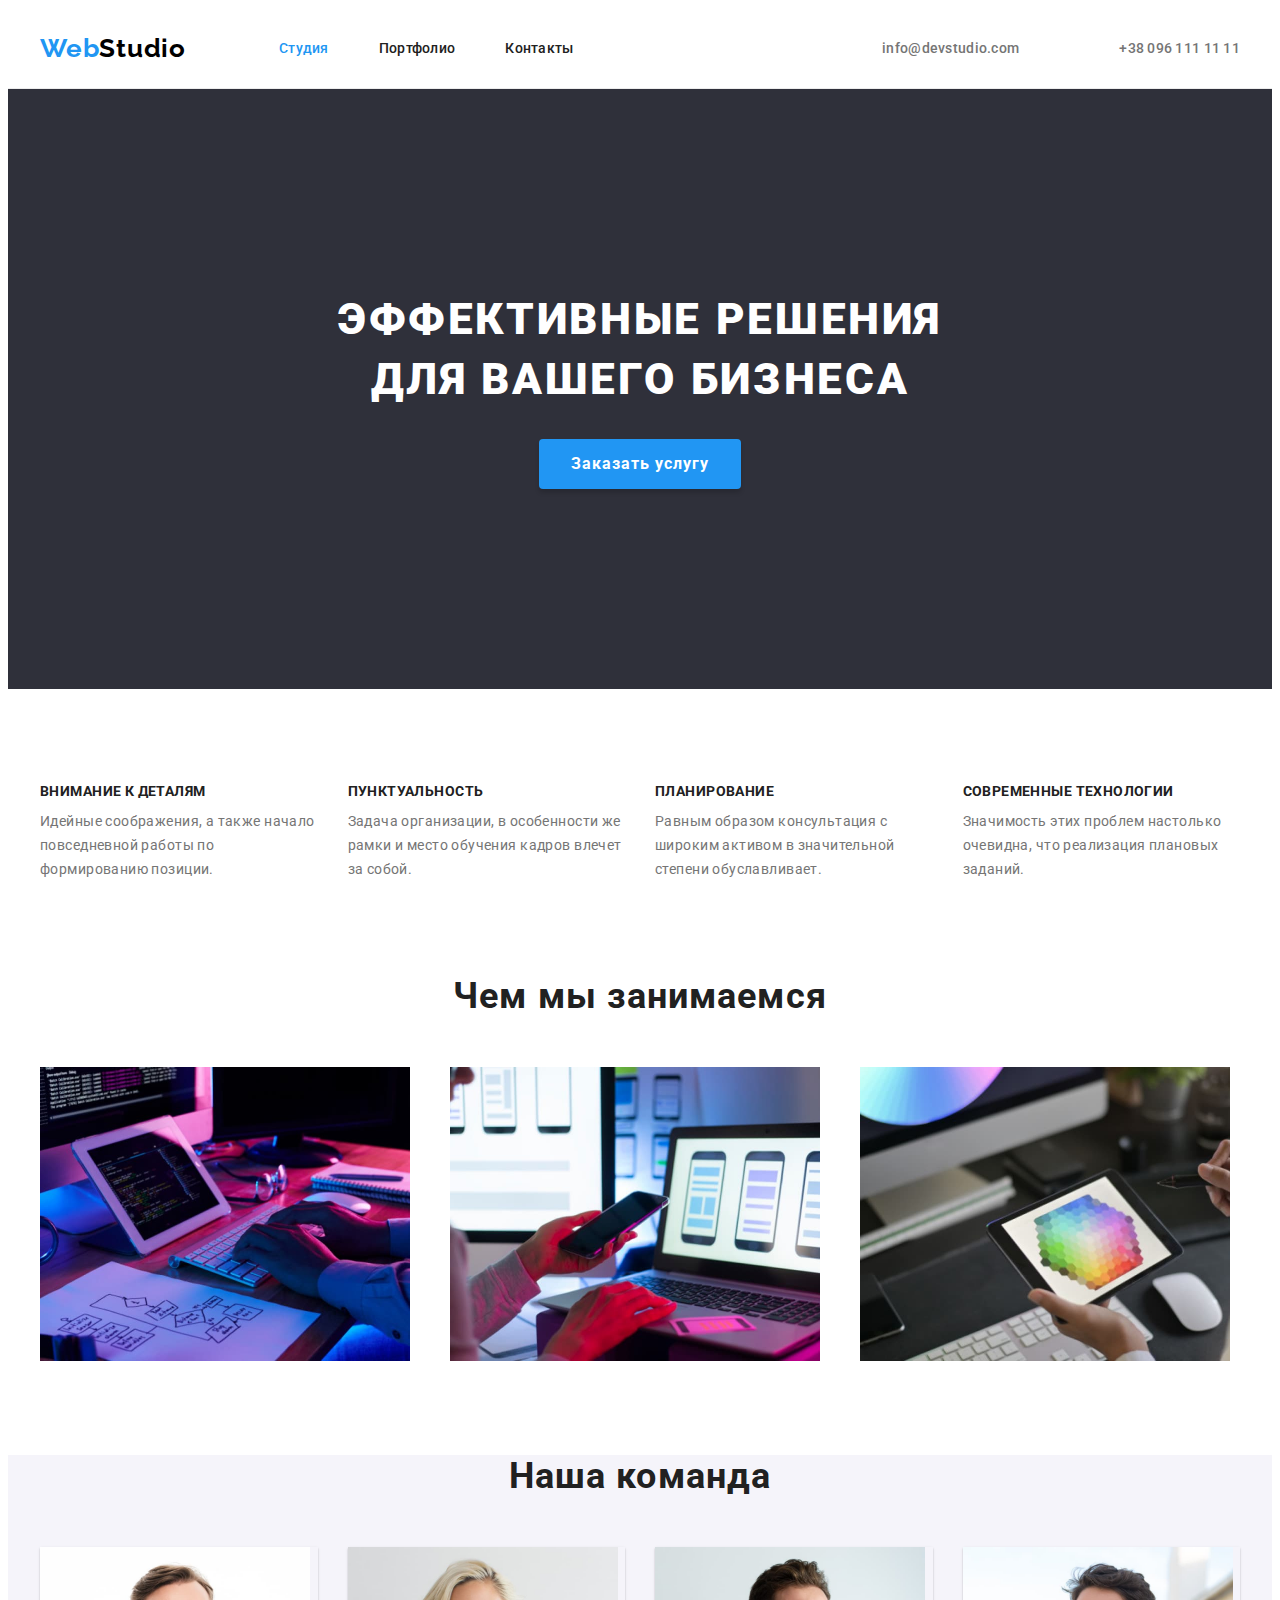
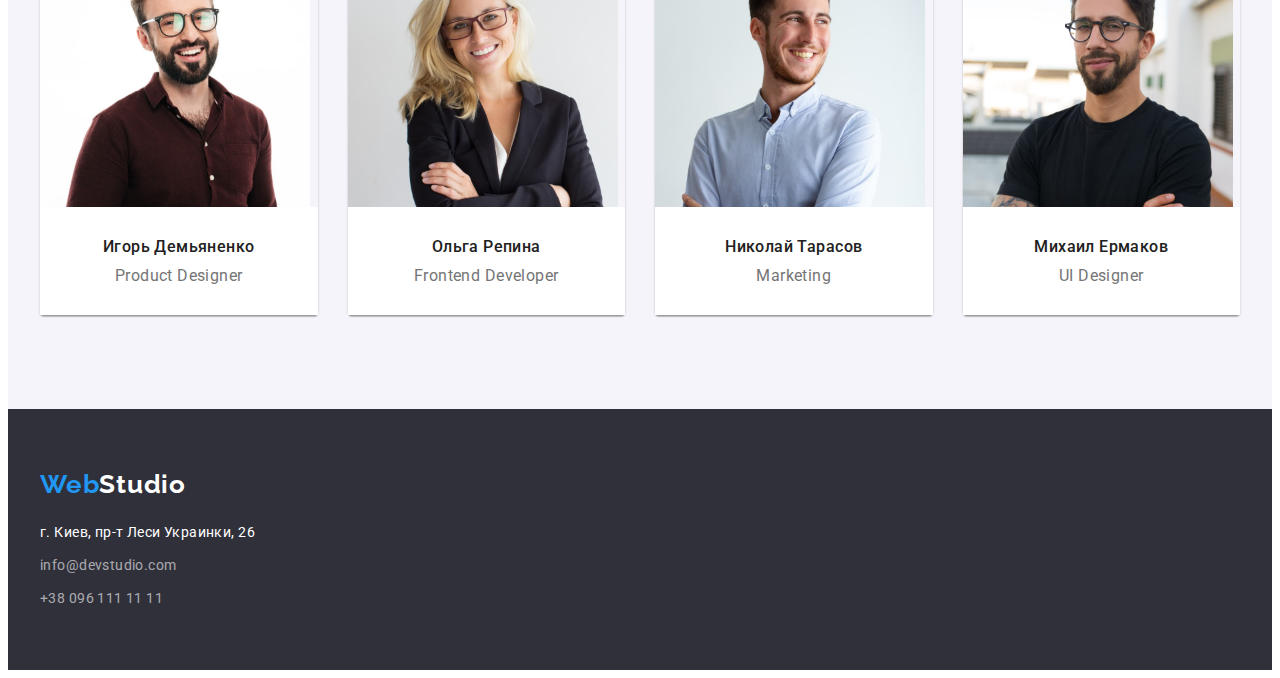
<file: index.html>
<!DOCTYPE html>
<html lang="ru">
  <head>
    <meta charset="UTF-8" />
    <meta http-equiv="X-UA-Compatible" content="IE=edge" />
    <meta name="viewport" content="width=device-width, initial-scale=1.0" />
    <title>Web Studio</title>

    <!-- Font start -->
    <link rel="preconnect" href="https://fonts.googleapis.com" />
    <link rel="preconnect" href="https://fonts.gstatic.com" crossorigin />
    <link
      href="https://fonts.googleapis.com/css2?family=Raleway:wght@700&family=Roboto:wght@400;500;700;900&display=swap"
      rel="stylesheet"
    />
    <!-- Font end -->

    <!-- Normalize start -->
    <link
      rel="stylesheet"
      href="https://cdnjs.cloudflare.com/ajax/libs/modern-normalize/1.1.0/modern-normalize.min.css"
      integrity="sha512-wpPYUAdjBVSE4KJnH1VR1HeZfpl1ub8YT/NKx4PuQ5NmX2tKuGu6U/JRp5y+Y8XG2tV+wKQpNHVUX03MfMFn9Q=="
      crossorigin="anonymous"
      referrerpolicy="no-referrer"
    />
    <!-- Normalize end -->

    <link rel="stylesheet" href="./css/styles.css" />
  </head>
  <body>
    <!-- Header section -->
    <header class="header">
      <div class="container header-container">
        <nav class="header-nav">
          <a class="header-logo logo link" href="./" lang="en"
            >Web<span class="logo-black">Studio</span></a
          >
          <ul class="nav-list list">
            <li class="nav-item">
              <a class="nav-link current link interact" href="./index.html"
                >Студия</a
              >
            </li>
            <li class="nav-item">
              <a class="nav-link link interact" href="./portfolio.html"
                >Портфолио</a
              >
            </li>
            <li class="nav-item">
              <a class="nav-link link interact" href="">Контакты</a>
            </li>
          </ul>
        </nav>
        <ul class="contact-list list">
          <li class="contact-item header-phone">
            <a
              class="contact-link contact-link link interact"
              href="mailto:info@devstudio.com"
              >info@devstudio.com</a
            >
          </li>
          <li class="contact-item">
            <a
              class="contac-link contact-link link interact"
              href="tel:+380961111111"
              >+38 096 111 11 11</a
            >
          </li>
        </ul>
      </div>
    </header>
    <!-- Main section -->
    <main>
      <!-- Hero section -->
      <section class="hero">
        <div class="container">
          <h1 class="hero-title">Эффективные решения для вашего бизнеса</h1>
          <button class="hero-btn btn" type="button">Заказать услугу</button>
        </div>
      </section>
      <!-- Our features -->
      <section class="section features">
        <div class="container">
          <h2 class="visually-hidden">Наши особенности</h2>
          <ul class="card-set features-list list">
            <li class="card-item features-item">
              <h3 class="features-subtitle">Внимание к деталям</h3>
              <p class="features-txt">
                Идейные соображения, а также начало повседневной работы по
                формированию позиции.
              </p>
            </li>
            <li class="card-item features-item">
              <h3 class="features-subtitle">Пунктуальность</h3>
              <p class="features-txt">
                Задача организации, в особенности же рамки и место обучения
                кадров влечет за собой.
              </p>
            </li>
            <li class="card-item features-item">
              <h3 class="features-subtitle">Планирование</h3>
              <p class="features-txt">
                Равным образом консультация с широким активом в значительной
                степени обуславливает.
              </p>
            </li>
            <li class="card-item features-item">
              <h3 class="features-subtitle">Современные технологии</h3>
              <p class="features-txt">
                Значимость этих проблем настолько очевидна, что реализация
                плановых заданий.
              </p>
            </li>
          </ul>
        </div>
      </section>
      <!-- About -->
      <section class="section about">
        <div class="container">
          <h2 class="about-title section-title">Чем мы занимаемся</h2>
          <ul class="card-set about-list list">
            <li class="card-item about-item">
              <img
                class="about-img"
                src="./images/main/img.jpg"
                alt="мужчина печатает, перед ним планшет и компьютер"
                width="370"
                height="294"
              />
            </li>
            <li class="card-item about-item">
              <img
                class="about-img"
                src="./images/main/img2.jpg"
                alt="девушка смотрит в телефон, сидя перед компьютером"
                width="370"
                height="294"
              />
            </li>
            <li class="card-item about-item">
              <img
                class="about-img"
                src="./images/main/img3.jpg"
                alt="девушка держит в руках графичекский планшет"
                width="370"
                height="294"
              />
            </li>
          </ul>
        </div>
      </section>
      <!-- Our team -->
      <section class="section team">
        <div class="container">
          <h2 class="team-title section-title">Наша команда</h2>
          <ul class="card-set team-list list">
            <li class="card-item team-item">
              <img
                class="team-img"
                src="./images/main/img4.jpg"
                alt="молодой мужчина, с короткими волосами, шатен, в очках и с бородой, улыбается"
                width="270"
                height="260"
              />
              <div class="team-members">
                <h3 class="team-subtitle">Игорь Демьяненко</h3>
                <p class="team-txt">Product Designer</p>
              </div>
            </li>
            <li class="card-item team-item">
              <img
                class="team-img"
                src="./images/main/img5.jpg"
                alt="молодая девушка, блондинка, волосы средней длины"
                width="270"
                height="260"
              />
              <div class="team-members">
                <h3 class="team-subtitle">Ольга Репина</h3>
                <p class="team-txt">Frontend Developer</p>
              </div>
            </li>
            <li class="card-item team-item">
              <img
                class="team-img"
                src="./images/main/img6.jpg"
                alt="молодой мужчина, короткая стрижка, шатен, улыбается"
                width="270"
                height="260"
              />
              <div class="team-members">
                <h3 class="team-subtitle">Николай Тарасов</h3>
                <p class="team-txt">Marketing</p>
              </div>
            </li>
            <li class="card-item team-item">
              <img
                class="team-img"
                src="./images/main/img7.jpg"
                alt="молодой парень, брюнет, с бородой, в очках, улыбается"
                width="270"
                height="260"
              />
              <div class="team-members">
                <h3 class="team-subtitle">Михаил Ермаков</h3>
                <p class="team-txt">UI Designer</p>
              </div>
            </li>
          </ul>
        </div>
      </section>
    </main>
    <!-- Footer -->
    <footer class="footer">
      <div class="container">
        <a class="footer-logo logo link" href="./" lang="en"
          >Web<span class="logo-white">Studio</span></a
        >
        <address class="address">
          <ul class="footer-list list">
            <li class="footer-item">
              <a
                class="link footer-link interact footer-address"
                href="https://goo.gl/maps/68WDzeD11gWj5C5H6"
                target="_blank"
                rel="noopener noreferrer"
                >г. Киев, пр-т Леси Украинки, 26</a
              >
            </li>
            <li class="footer-item footer-mail">
              <a
                class="link footer-link interact"
                href="mailto:info@devstudio.com"
                >info@devstudio.com</a
              >
            </li>
            <li class="footer-item footer-phone">
              <a class="link footer-link interact" href="tel:+380961111111"
                >+38 096 111 11 11</a
              >
            </li>
          </ul>
        </address>
      </div>
    </footer>
  </body>
</html>
</file>
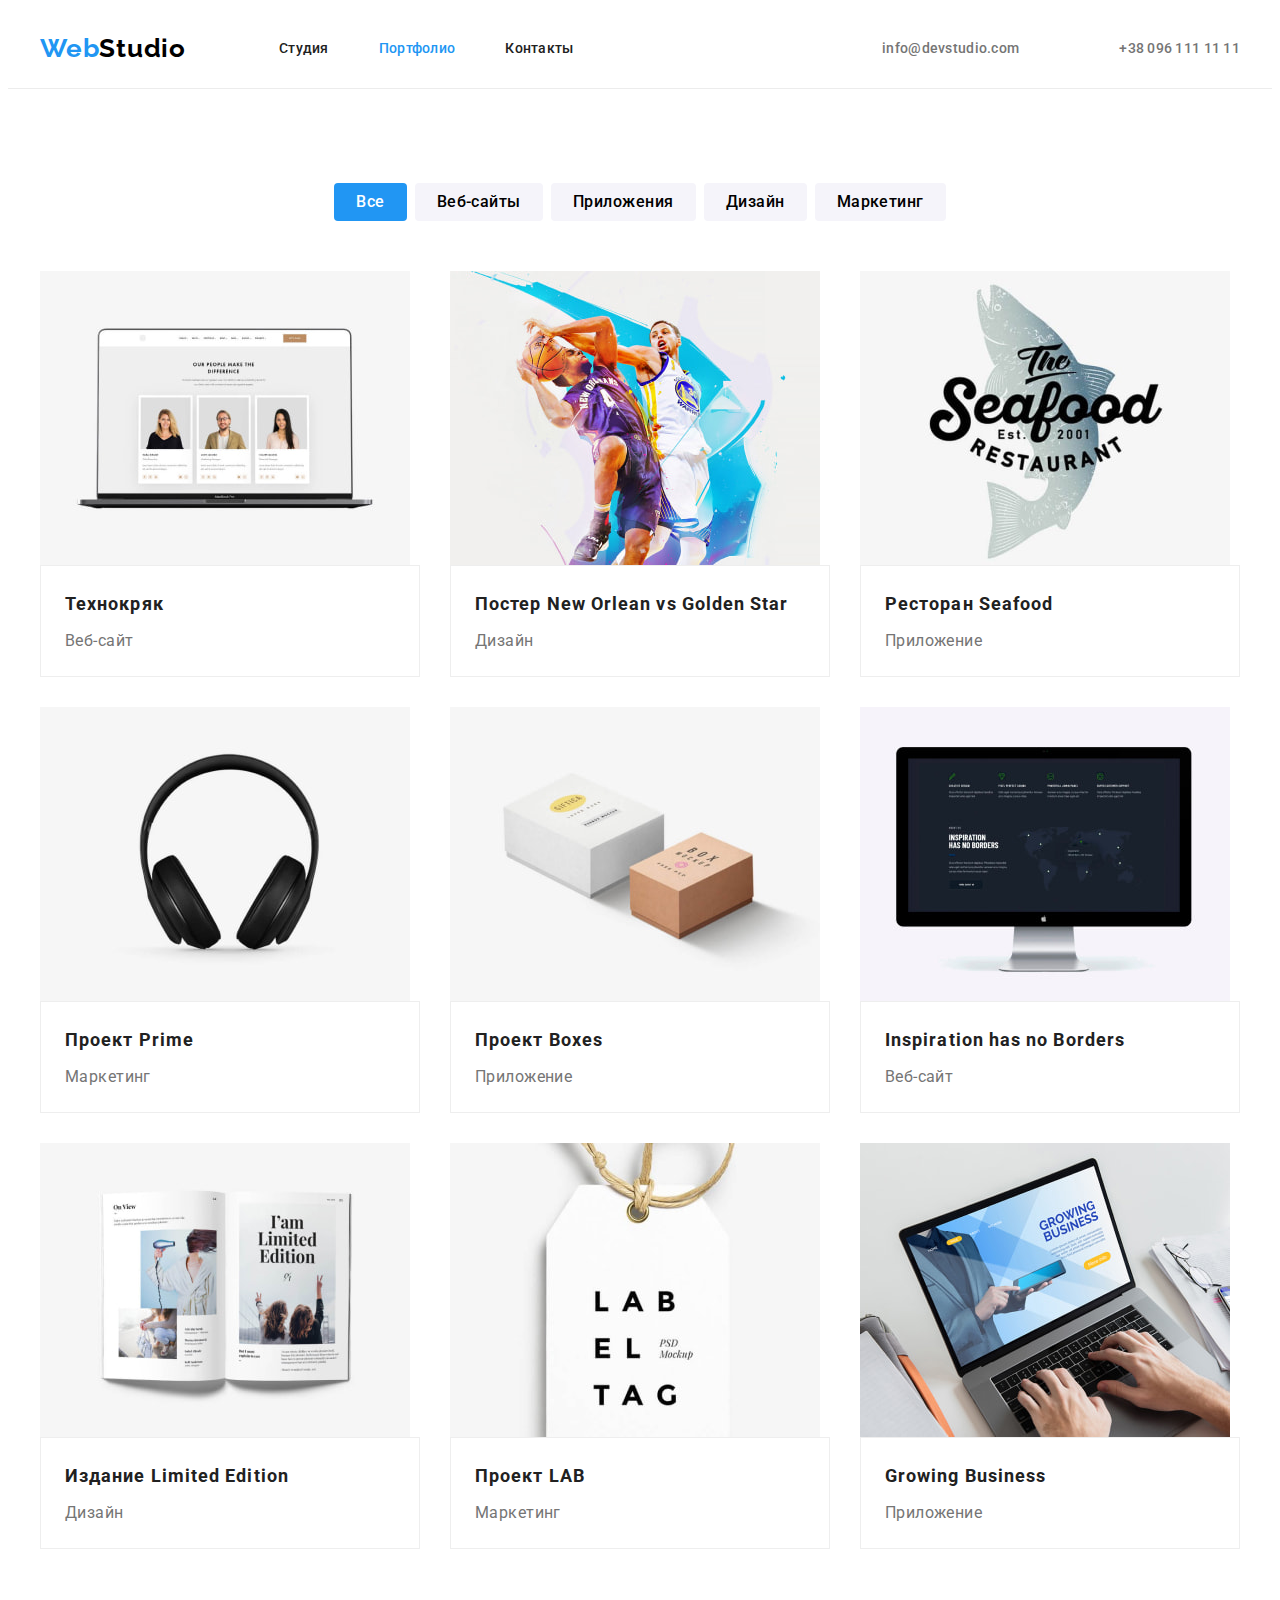
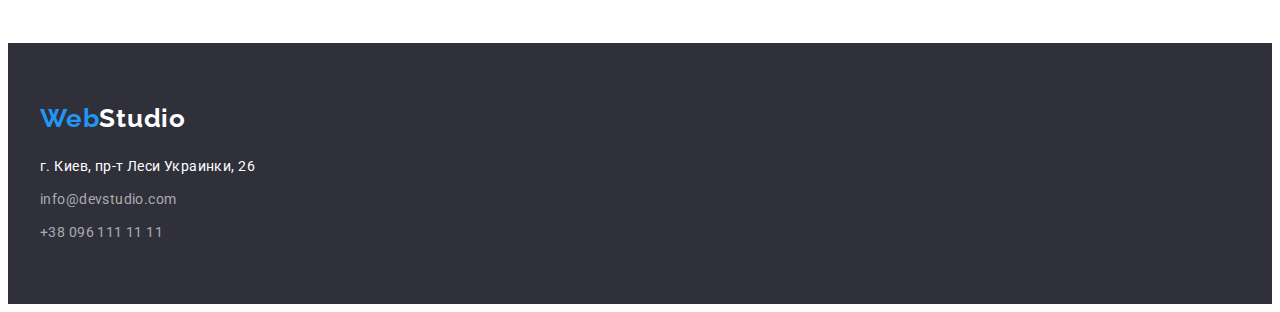
<file: portfolio.html>
<!DOCTYPE html>
<html lang="ru">
  <head>
    <meta charset="UTF-8" />
    <meta http-equiv="X-UA-Compatible" content="IE=edge" />
    <meta name="viewport" content="width=device-width, initial-scale=1.0" />
    <title>Web Studio</title>
    <!-- Font start -->
    <link rel="preconnect" href="https://fonts.googleapis.com" />
    <link rel="preconnect" href="https://fonts.gstatic.com" crossorigin />
    <link
      href="https://fonts.googleapis.com/css2?family=Raleway:wght@700&family=Roboto:wght@400;500;700;900&display=swap"
      rel="stylesheet"
    />
    <!-- Font end -->

    <!-- Normalize start -->
    <link
      rel="stylesheet"
      href="https://cdnjs.cloudflare.com/ajax/libs/modern-normalize/1.1.0/modern-normalize.min.css"
      integrity="sha512-wpPYUAdjBVSE4KJnH1VR1HeZfpl1ub8YT/NKx4PuQ5NmX2tKuGu6U/JRp5y+Y8XG2tV+wKQpNHVUX03MfMFn9Q=="
      crossorigin="anonymous"
      referrerpolicy="no-referrer"
    />
    <!-- Normalize end -->

    <link rel="stylesheet" href="./css/styles.css" />
  </head>

  <body>
    <!-- Header section -->
    <header class="header">
      <div class="container header-container">
        <nav class="header-nav">
          <a class="header-logo logo link" href="./" lang="en"
            >Web<span class="logo-black">Studio</span></a
          >
          <ul class="nav-list list">
            <li class="nav-item">
              <a class="nav-link link interact" href="./index.html">Студия</a>
            </li>
            <li class="nav-item">
              <a class="nav-link current link interact" href="./portfolio.html"
                >Портфолио</a
              >
            </li>
            <li class="nav-item">
              <a class="nav-link link interact" href="">Контакты</a>
            </li>
          </ul>
        </nav>
        <ul class="contact-list list">
          <li class="contact-item header-phone">
            <a
              class="contact-link contact-link link interact"
              href="mailto:info@devstudio.com"
              >info@devstudio.com</a
            >
          </li>
          <li class="contact-item">
            <a
              class="contac-link contact-link link interact"
              href="tel:+380961111111"
              >+38 096 111 11 11</a
            >
          </li>
        </ul>
      </div>
    </header>
    <!-- Main section -->
    <main>
      <section class="section">
        <div class="container">
          <h1 class="visually-hidden">Портфолио</h1>
          <ul class="filters-list list">
            <li>
              <button class="btn filters-btn active" type="button">Все</button>
            </li>
            <li>
              <button class="btn filters-btn" type="button">Веб-сайты</button>
            </li>
            <li>
              <button class="btn filters-btn" type="button">Приложения</button>
            </li>
            <li>
              <button class="btn filters-btn" type="button">Дизайн</button>
            </li>
            <li>
              <button class="btn filters-btn" type="button">Маркетинг</button>
            </li>
          </ul>
          <ul class="card-set portfolio-list list">
            <li class="card-item portfolio-item">
              <a href="" class="link"
                ><img
                  class="portfolio-img"
                  src="./images/portfolio/img-1.jpg"
                  alt="Открытый ноутбук с изображением сотрудников"
                  width="370"
                  height="294"
                />
                <div class="portfolio-content">
                  <h2 class="portfolio-subtitle">Технокряк</h2>
                  <p class="portfolio-txt">Веб-сайт</p>
                </div>
              </a>
            </li>
            <li class="card-item portfolio-item">
              <a href="" class="link"
                ><img
                  class="portfolio-img"
                  src="./images/portfolio/img-2.jpg"
                  alt="Игра в волейбол"
                  width="370"
                  height="294"
                />
                <div class="portfolio-content">
                  <h2 class="portfolio-subtitle">
                    Постер New Orlean vs Golden Star
                  </h2>
                  <p class="portfolio-txt">Дизайн</p>
                </div>
              </a>
            </li>
            <li class="card-item portfolio-item">
              <a href="" class="link"
                ><img
                  class="portfolio-img"
                  src="./images/portfolio/img-3.jpg"
                  alt="Лого ресторана The seafood"
                  width="370"
                  height="294"
                />
                <div class="portfolio-content">
                  <h2 class="portfolio-subtitle">Ресторан Seafood</h2>
                  <p class="portfolio-txt">Приложение</p>
                </div>
              </a>
            </li>
            <li class="card-item portfolio-item">
              <a href="" class="link"
                ><img
                  class="portfolio-img"
                  src="./images/portfolio/img-4.jpg"
                  alt="Наушники"
                  width="370"
                  height="294"
                />
                <div class="portfolio-content">
                  <h2 class="portfolio-subtitle">Проект Prime</h2>
                  <p class="portfolio-txt">Маркетинг</p>
                </div>
              </a>
            </li>
            <li class="card-item portfolio-item">
              <a href="" class="link">
                <img
                  class="portfolio-img"
                  src="./images/portfolio/img-5.jpg"
                  alt="Коробки"
                  width="370"
                  height="294"
                />
                <div class="portfolio-content">
                  <h2 class="portfolio-subtitle">Проект Boxes</h2>
                  <p class="portfolio-txt">Приложение</p>
                </div>
              </a>
            </li>
            <li class="card-item portfolio-item">
              <a href="" class="link"
                ><img
                  class="portfolio-img"
                  src="./images/portfolio/img-6.jpg"
                  alt="Монитор компьютера с изображением информации"
                  width="370"
                  height="294"
                />
                <div class="portfolio-content">
                  <h2 class="portfolio-subtitle">Inspiration has no Borders</h2>
                  <p class="portfolio-txt">Веб-сайт</p>
                </div>
              </a>
            </li>
            <li class="card-item portfolio-item">
              <a href="" class="link"
                ><img
                  class="portfolio-img"
                  src="./images/portfolio/img-7.jpg"
                  alt="Открытый журнал со статьей и фотографиями"
                  width="370"
                  height="294"
                />
                <div class="portfolio-content">
                  <h2 class="portfolio-subtitle">Издание Limited Edition</h2>
                  <p class="portfolio-txt">Дизайн</p>
                </div>
              </a>
            </li>
            <li class="card-item portfolio-item">
              <a href="" class="link"
                ><img
                  class="portfolio-img"
                  src="./images/portfolio/img-8.jpg"
                  alt="Бирка с надписом LAB"
                  width="370"
                  height="294"
                />
                <div class="portfolio-content">
                  <h2 class="portfolio-subtitle">Проект LAB</h2>
                  <p class="portfolio-txt">Маркетинг</p>
                </div>
              </a>
            </li>
            <li class="card-item portfolio-item">
              <a href="" class="link"
                ><img
                  class="portfolio-img"
                  src="./images/portfolio/img-9.jpg"
                  alt="Открытый ноутбук с изображением веб-страницы Growing Business"
                  width="370"
                  height="294"
                />
                <div class="portfolio-content">
                  <h2 class="portfolio-subtitle">Growing Business</h2>
                  <p class="portfolio-txt">Приложение</p>
                </div>
              </a>
            </li>
          </ul>
        </div>
      </section>
    </main>
    <!-- Footer section -->
    <footer class="footer">
      <div class="container">
        <a class="footer-logo logo link" href="./" lang="en"
          >Web<span class="logo-white">Studio</span></a
        >
        <address class="address">
          <ul class="footer-list list">
            <li class="footer-item">
              <a
                class="link interact footer-address"
                href="https://goo.gl/maps/68WDzeD11gWj5C5H6"
                target="_blank"
                rel="noopener noreferrer"
                >г. Киев, пр-т Леси Украинки, 26</a
              >
            </li>
            <li class="footer-item footer-mail">
              <a class="link interact" href="mailto:info@devstudio.com"
                >info@devstudio.com</a
              >
            </li>
            <li class="footer-item footer-phone">
              <a class="link interact" href="tel:+380961111111"
                >+38 096 111 11 11</a
              >
            </li>
          </ul>
        </address>
      </div>
    </footer>
  </body>
</html>
</file>
<file: css/styles.css>
:root {
  /* fonts */
  --main-font: "Roboto", sans-serif;
  --secondary-font: "Raleway", sans-serif;

  /* text colors */
  --main-txt-cl: #212121;
  --accent-txt-cl: #2196f3;
  --secondary-txt-cl: #ffffff;
  --third-txt-cl: #757575;
  --dark-txt-cl: #000000;

  /* bg colors */

  --light-bg-cl: #ffffff;
  --dark-bg-cl: #2f303a;
  --dark-blue-cl: #188ce8;
  --light-grey-cl: #f5f4fa;
  --header-border-cl: #ececec;
  --portfolio-border-cl: #eeeeee;

  /* others */

  --card-gap: 30px;
  --card-item: 3;
}

body {
  font-family: var(--main-font);
  color: var(--third-txt-cl);
  font-size: 14px;
  line-height: calc(24 / 14);
  letter-spacing: 0.03em;
}

/* reset styles */

.link {
  text-decoration: none;
  color: currentColor;
}

.list {
  list-style: none;
}

h1,
h2,
h3,
h4,
h5,
h6,
p {
  margin: 0;
}

ul {
  margin: 0;
  padding: 0;
}

img {
  display: block;
  max-width: 100%;
  height: auto;
}

/* common styles */

.container {
  width: 1200px;
  padding-left: 15px;
  padding-right: 15px;
  margin-right: auto;
  margin-left: auto;
}

.section {
  padding-top: 94px;
  padding-bottom: 94px;
}

.card-set {
  display: flex;
  flex-wrap: wrap;
  margin-top: calc(-1 * var(--card-gap));
  margin-left: calc(-1 * var(--card-gap));
}

.card-item {
  flex-basis: calc(100% / var(--card-item) - var(--card-gap));
  margin-top: var(--card-gap);
  margin-left: var(--card-gap);
}

.logo {
  display: block;
  font-family: var(--secondary-font);
  font-weight: 700;
  font-size: 26px;
  line-height: calc(31 / 26);
  letter-spacing: 0.03em;
  color: var(--accent-txt-cl);
}

.nav-link,
.contact-link {
  display: flex;
  padding-top: 32px;
  padding-bottom: 32px;
  align-items: center;
}

.btn {
  font-family: inherit;
  cursor: pointer;
  font-size: 16px;
  border-radius: 4px;
}

.interact:hover,
.interact:focus,
.current {
  color: var(--accent-txt-cl);
}

.section-title {
  margin-right: auto;
  margin-bottom: 50px;
  margin-left: auto;
  font-size: 36px;
  line-height: calc(42 / 36);
  text-align: center;
  letter-spacing: 0.03em;
  color: var(--main-txt-cl);
}

.visually-hidden {
  position: absolute;
  width: 1px;
  height: 1px;
  margin: -1px;
  border: 0;
  padding: 0;

  white-space: nowrap;
  clip-path: inset(100%);
  clip: rect(0 0 0 0);
  overflow: hidden;
}

/* Header section */

.header {
  font-weight: 500;
  line-height: calc(16 / 14);
  letter-spacing: 0.02em;
  border-bottom: 1px solid var(--header-border-cl);
}

.header-container {
  display: flex;
}

.header-nav {
  display: flex;
  margin-right: auto;
  align-items: center;
}

.header-logo {
  margin-right: 93px;
}

.logo-black {
  color: var(--dark-txt-cl);
}

.nav-list {
  display: flex;
  gap: 50px;
  align-items: center;
  color: var(--main-txt-cl);
}

.contact-list {
  display: flex;
  gap: 50px;
  margin-left: auto;
}

.header-phone {
  margin-right: 50px;
}

/* Hero section */

.hero {
  background-color: var(--dark-bg-cl);
  text-align: center;
  padding-top: 200px;
  padding-bottom: 200px;
}

.hero-title {
  max-width: 696px;
  margin-left: auto;
  margin-right: auto;
  margin-bottom: 30px;

  font-weight: 900;
  font-size: 44px;
  line-height: calc(60 / 44);
  letter-spacing: 0.06em;
  text-transform: uppercase;
  color: var(--secondary-txt-cl);
}

.hero-btn {
  min-width: 200px;
  min-height: 50px;
  padding: 10px 32px;
  border: none;

  font-weight: 700;
  line-height: calc(30 / 16);
  letter-spacing: 0.06em;
  box-shadow: 0px 4px 4px rgba(0, 0, 0, 0.15);
  background-color: var(--accent-txt-cl);
  color: var(--secondary-txt-cl);
}

.hero-btn:hover,
.hero-btn:focus {
  background-color: var(--dark-blue-cl);
}

/* Our features */

.features-list {
  --card-item: 4;
}

.features-subtitle {
  margin-bottom: 10px;
  font-size: 14px;
  line-height: calc(16 / 14);
  letter-spacing: 0.03em;
  text-transform: uppercase;
  color: var(--main-txt-cl);
}

/* About */

.about {
  padding-top: 0;
}

/* Our team */

.team {
  padding-top: 0;
  background-color: var(--light-grey-cl);
}

.team-list {
  --card-item: 4;
}

.team-item {
    box-shadow: 0px 1px 3px rgba(0, 0, 0, 0.12), 0px 1px 1px rgba(0, 0, 0, 0.14),
            0px 2px 1px rgba(0, 0, 0, 0.2);
        border-radius: 0px 0px 4px 4px;
}

.team-members {
  text-align: center;
  padding: 30px ;
  background: var(--light-bg-cl);
}
.team-txt,
.team-subtitle {
    font-size: 16px;
        line-height: calc(19 / 16);
}

.team-subtitle {
  margin-bottom: 10px;
  font-weight: 500;
  color: var(--main-txt-cl);
}

/* Portfolio */
.filters-list {
  display: flex;
  justify-content: center;
  gap: 8px;
  margin-bottom: 50px;
}

.filters-btn {
  padding: 6px 22px;
  border: none;
  font-weight: 500;
  line-height: calc(26 / 16);
  letter-spacing: 0.03em;
  background-color: var(--light-grey-cl);
}

.filters-btn:hover,
.filters-btn:focus,
.active {
  color: var(--secondary-txt-cl);
  background-color: var(--accent-txt-cl);
}

.portfolio-subtitle {
  margin-bottom: 4px;
  font-size: 18px;
  line-height: calc(36 / 18);
  letter-spacing: 0.06em;
  color: var(--main-txt-cl);
}

.portfolio-txt {
  font-size: 16px;
  line-height: calc(30 / 16);
}

.portfolio-content {
  padding: 20px 24px;
  border: 1px solid var(--portfolio-border-cl);
}

/* Footer section */

.footer {
  padding-top: 60px;
  padding-bottom: 60px;
  background-color: var(--dark-bg-cl);
}

.footer-logo {
  margin-bottom: 20px;
}

.logo-white {
  color: var(--secondary-txt-cl);
}

.address {
  font-style: normal;
}

.footer-item {
  color: rgba(255, 255, 255, 0.6);
}

.footer-item:not(:last-child) {
margin-bottom: 9px;
}

.footer-address {
  display: block;
  color: var(--secondary-txt-cl);
}

.footer-mail {
  margin-bottom: 9px;
}
</file>
